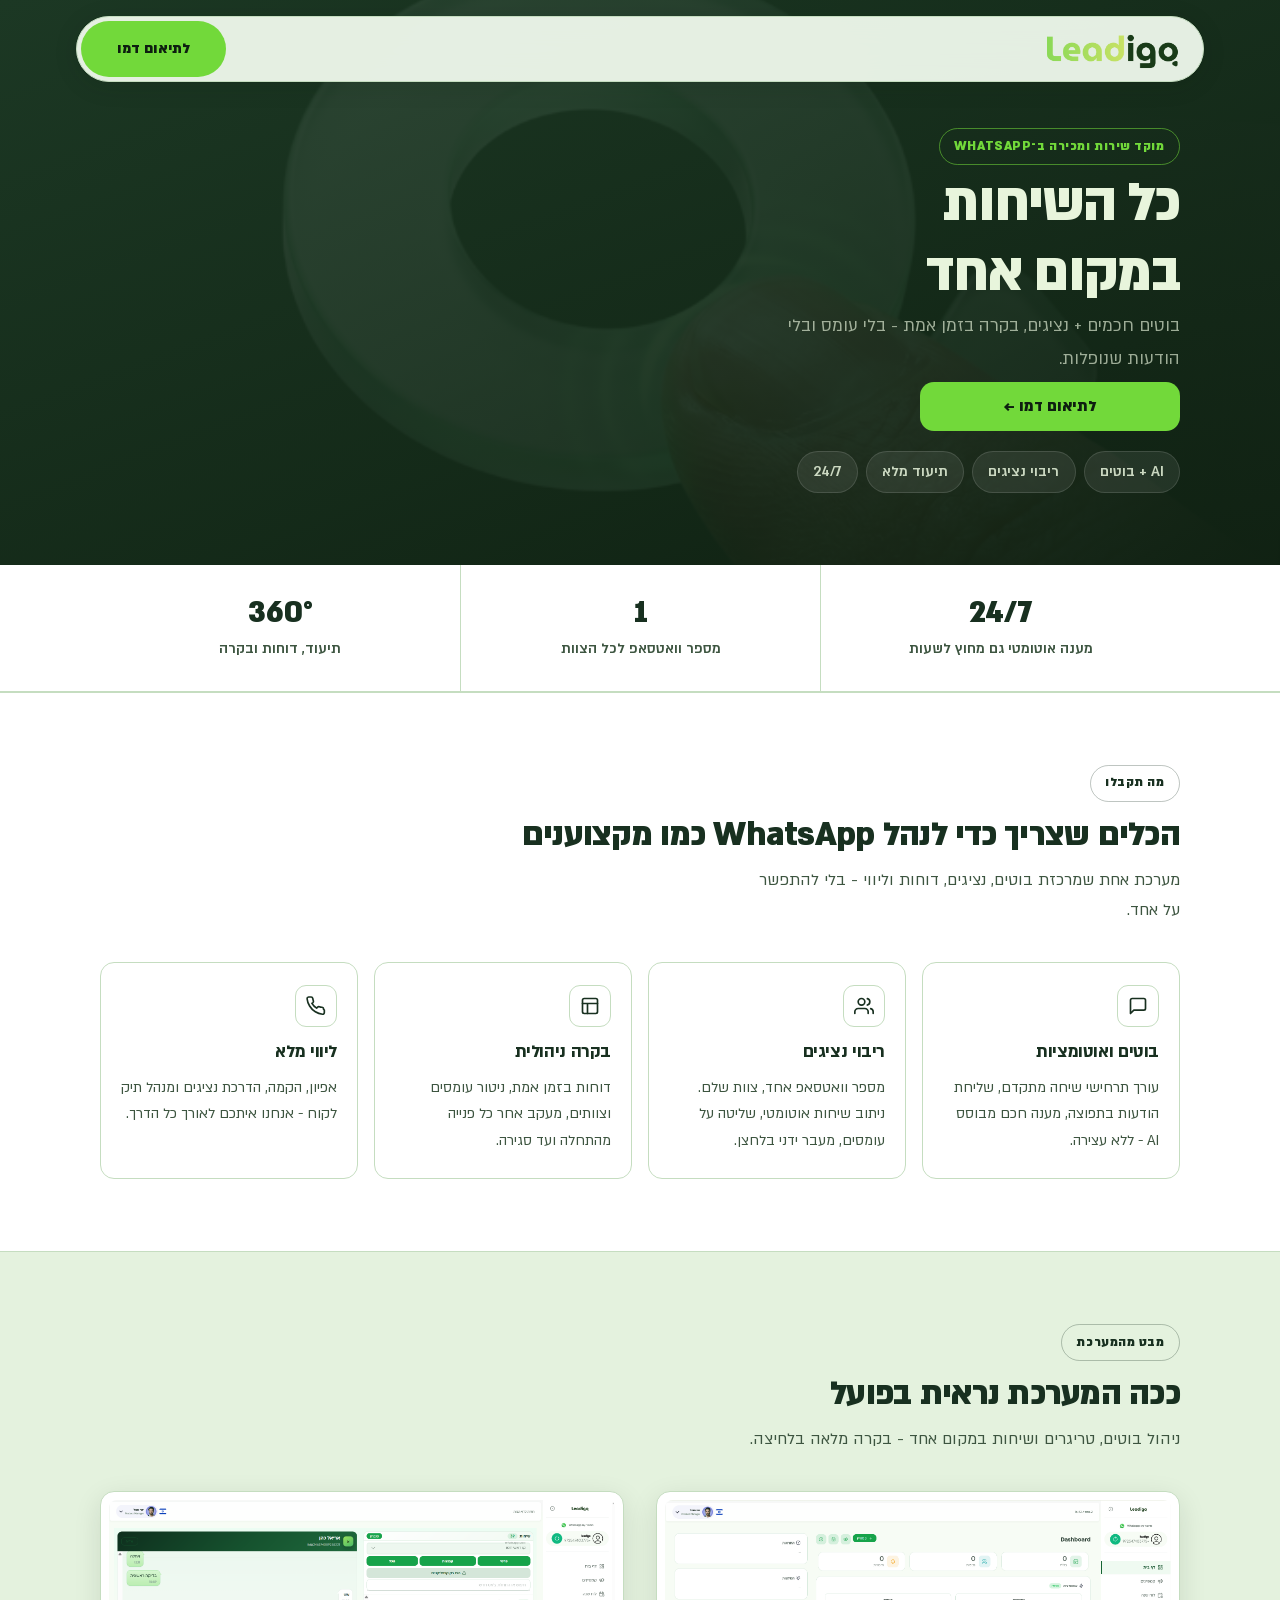
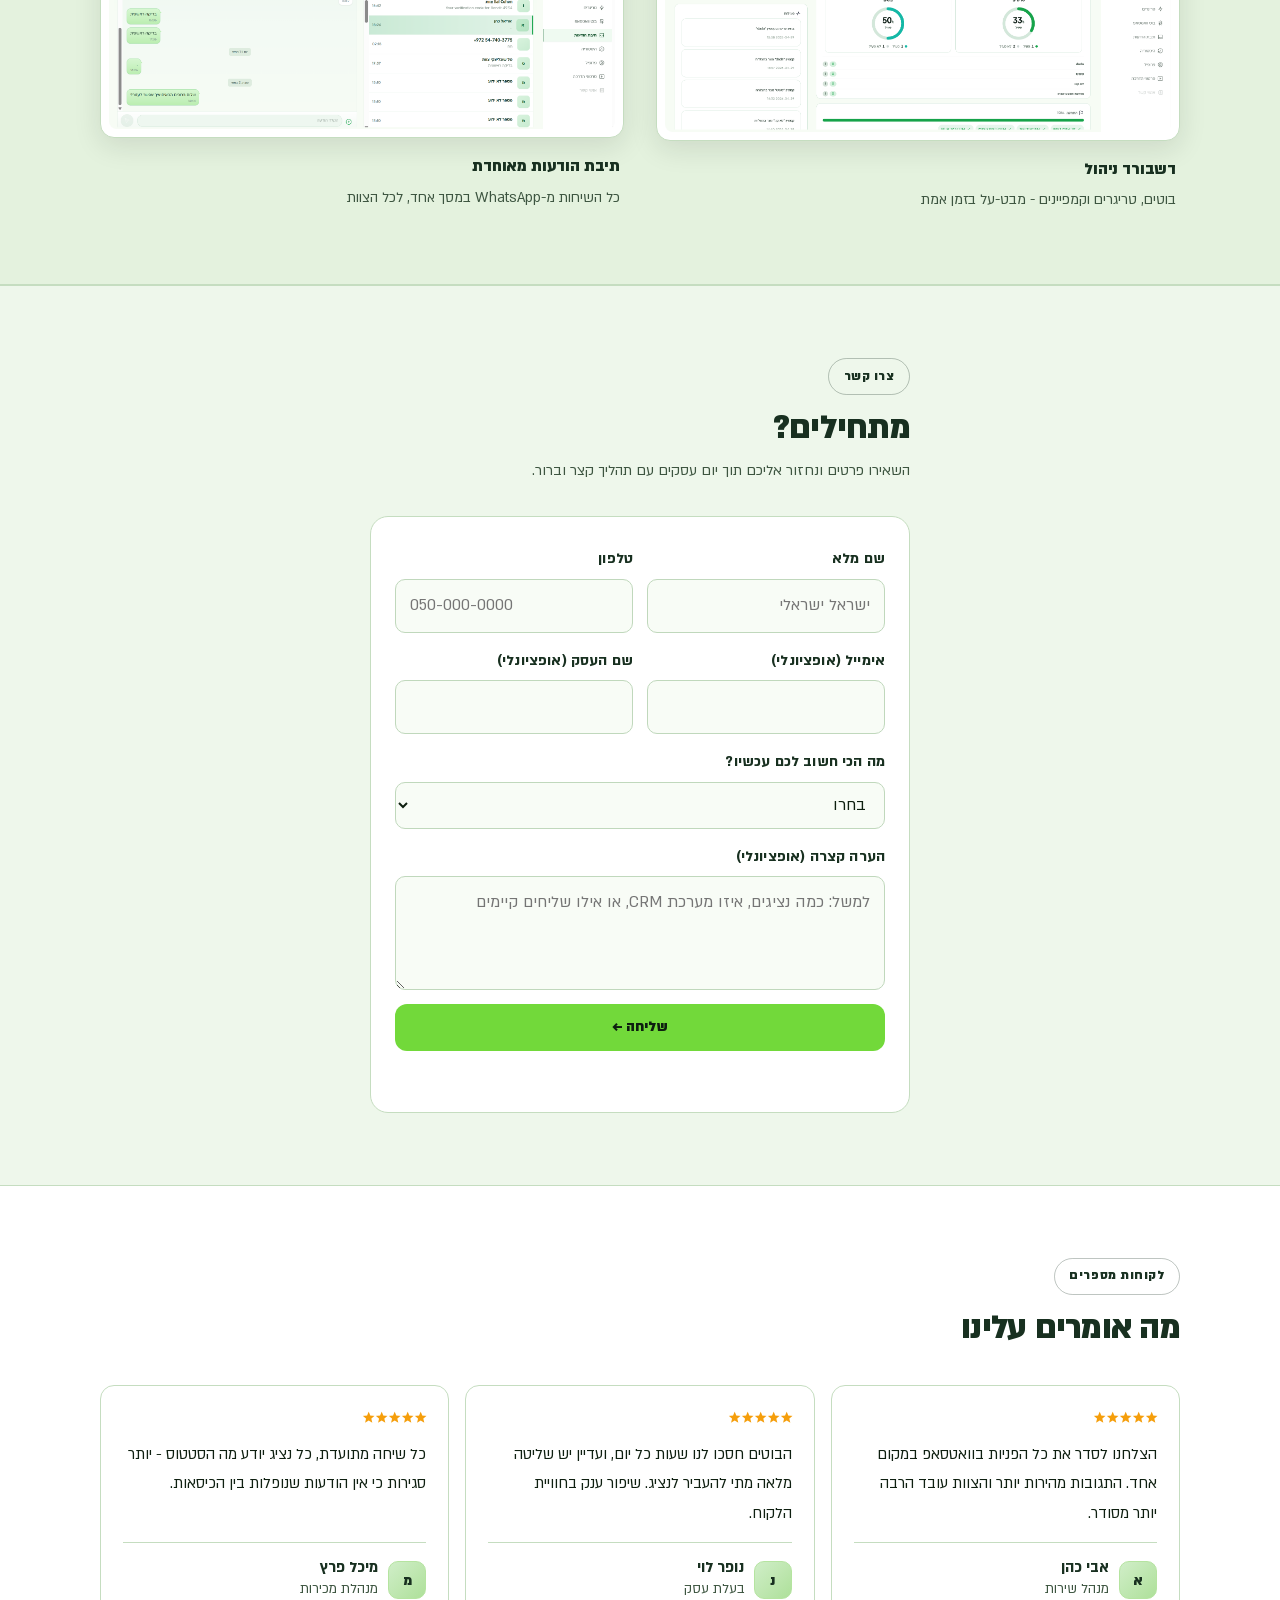
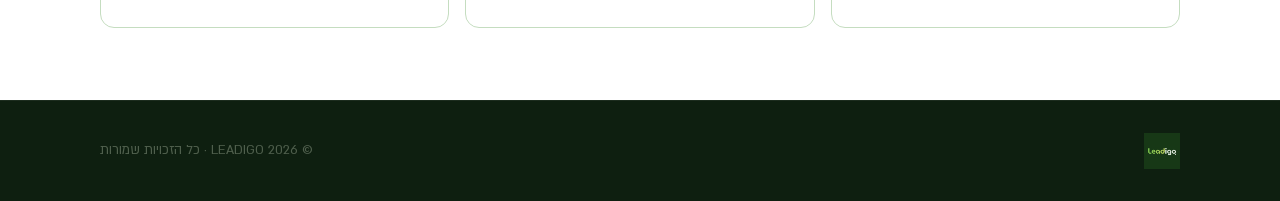
<file: index.html>
<!DOCTYPE html>
<html lang="he" dir="rtl">
  <head>
    <meta charset="UTF-8" />
    <meta name="viewport" content="width=device-width, initial-scale=1.0" />
    <meta name="description" content="LEADIGO - מערכת חכמה לניהול שירות ומכירה ב-WhatsApp: בוטים, אוטומציות, ריבוי נציגים, שליטה ובקרה." />
    <title>LEADIGO | מערכת לניהול שירות ומכירה ב-WhatsApp</title>
    <link rel="icon" type="image/png" href="images/brand/logo_icon_on_white.png" />
    <link rel="preconnect" href="https://fonts.googleapis.com" />
    <link rel="preconnect" href="https://fonts.gstatic.com" crossorigin />
    <link href="https://fonts.googleapis.com/css2?family=Heebo:wght@400;500;600;700;800;900&display=swap" rel="stylesheet" />
    <link rel="stylesheet" href="css/styles.css" />

    <!-- Meta Pixel Code -->
    <script>
      !function(f,b,e,v,n,t,s)
      {if(f.fbq)return;n=f.fbq=function(){n.callMethod?
      n.callMethod.apply(n,arguments):n.queue.push(arguments)};
      if(!f._fbq)f._fbq=n;n.push=n;n.loaded=!0;n.version='2.0';
      n.queue=[];t=b.createElement(e);t.async=!0;
      t.src=v;s=b.getElementsByTagName(e)[0];
      s.parentNode.insertBefore(t,s)}(window, document,'script',
      'https://connect.facebook.net/en_US/fbevents.js');
      fbq('init', '2097094320850861');
      fbq('track', 'PageView');
    </script>
    <noscript><img height="1" width="1" style="display:none"
      src="https://www.facebook.com/tr?id=2097094320850861&ev=PageView&noscript=1"
      alt="" /></noscript>
    <!-- End Meta Pixel Code -->
  </head>
  <body>
    <a class="skip-link" href="#main">דלג לתוכן</a>

    <!-- ── Header ── -->
    <header class="site-header">
      <div class="header__inner">
        <a class="logo" href="/" aria-label="LEADIGO">
          <img class="logo__wordmark" src="images/brand/logo_wordmark_color.png" alt="Leadigo" />
        </a>
        <a class="btn btn--primary btn--sm" href="#lead">לתיאום דמו</a>
      </div>
    </header>

    <main id="main">

      <!-- ── Hero ── -->
      <section class="hero" aria-labelledby="hero-title">
        <div class="container hero__inner">
          <div class="hero__content">
            <p class="eyebrow">מוקד שירות ומכירה ב־WhatsApp</p>
            <h1 id="hero-title">כל השיחות<br>במקום אחד</h1>
            <p class="hero__sub">בוטים חכמים + נציגים, בקרה בזמן אמת - בלי עומס ובלי הודעות שנופלות.</p>
            <a class="btn btn--primary btn--hero" href="#lead">לתיאום דמו ←</a>
            <ul class="hero__chips" role="list">
              <li>AI + בוטים</li>
              <li>ריבוי נציגים</li>
              <li>תיעוד מלא</li>
              <li>24/7</li>
            </ul>
          </div>
        </div>
      </section>

      <!-- ── Stats ── -->
      <section class="stats-bar" aria-label="מספרי מפתח">
        <div class="container stats-bar__row">
          <div class="stat-item">
            <span class="stat-item__num">24/7</span>
            <span class="stat-item__label">מענה אוטומטי גם מחוץ לשעות</span>
          </div>
          <div class="stat-item">
            <span class="stat-item__num">1</span>
            <span class="stat-item__label">מספר וואטסאפ לכל הצוות</span>
          </div>
          <div class="stat-item">
            <span class="stat-item__num">360°</span>
            <span class="stat-item__label">תיעוד, דוחות ובקרה</span>
          </div>
        </div>
      </section>

      <!-- ── Features ── -->
      <section class="section features" aria-labelledby="features-title">
        <div class="container">
          <p class="eyebrow eyebrow--dark">מה תקבלו</p>
          <h2 id="features-title">הכלים שצריך כדי לנהל WhatsApp כמו מקצוענים</h2>
          <p class="section__sub">מערכת אחת שמרכזת בוטים, נציגים, דוחות וליווי - בלי להתפשר על אחד.</p>
          <div class="features__grid">

            <article class="feat-card">
              <div class="feat-card__icon-wrap">
                <svg viewBox="0 0 24 24" fill="none" stroke="currentColor" stroke-width="2" stroke-linecap="round" stroke-linejoin="round" aria-hidden="true"><path d="M21 15a2 2 0 0 1-2 2H7l-4 4V5a2 2 0 0 1 2-2h14a2 2 0 0 1 2 2z"/></svg>
              </div>
              <h3>בוטים ואוטומציות</h3>
              <p>עורך תרחישי שיחה מתקדם, שליחת הודעות בתפוצה, מענה חכם מבוסס AI - ללא עצירה.</p>
            </article>

            <article class="feat-card">
              <div class="feat-card__icon-wrap">
                <svg viewBox="0 0 24 24" fill="none" stroke="currentColor" stroke-width="2" stroke-linecap="round" stroke-linejoin="round" aria-hidden="true"><path d="M17 21v-2a4 4 0 0 0-4-4H5a4 4 0 0 0-4 4v2"/><circle cx="9" cy="7" r="4"/><path d="M23 21v-2a4 4 0 0 0-3-3.87M16 3.13a4 4 0 0 1 0 7.75"/></svg>
              </div>
              <h3>ריבוי נציגים</h3>
              <p>מספר וואטסאפ אחד, צוות שלם. ניתוב שיחות אוטומטי, שליטה על עומסים, מעבר ידני בלחצן.</p>
            </article>

            <article class="feat-card">
              <div class="feat-card__icon-wrap">
                <svg viewBox="0 0 24 24" fill="none" stroke="currentColor" stroke-width="2" stroke-linecap="round" stroke-linejoin="round" aria-hidden="true"><rect x="3" y="3" width="18" height="18" rx="2"/><path d="M3 9h18M9 21V9"/></svg>
              </div>
              <h3>בקרה ניהולית</h3>
              <p>דוחות בזמן אמת, ניטור עומסים וצוותים, מעקב אחר כל פנייה מהתחלה ועד סגירה.</p>
            </article>

            <article class="feat-card">
              <div class="feat-card__icon-wrap">
                <svg viewBox="0 0 24 24" fill="none" stroke="currentColor" stroke-width="2" stroke-linecap="round" stroke-linejoin="round" aria-hidden="true"><path d="M22 16.92v3a2 2 0 0 1-2.18 2 19.79 19.79 0 0 1-8.63-3.07A19.5 19.5 0 0 1 4.36 12 19.79 19.79 0 0 1 1.29 3.33 2 2 0 0 1 3.11 1.2h3a2 2 0 0 1 2 1.72c.127.96.361 1.903.7 2.81a2 2 0 0 1-.45 2.11L7.09 8.91a16 16 0 0 0 5.61 5.61l1.27-1.27a2 2 0 0 1 2.11-.45c.907.339 1.85.573 2.81.7A2 2 0 0 1 21 15.92z"/></svg>
              </div>
              <h3>ליווי מלא</h3>
              <p>אפיון, הקמה, הדרכת נציגים ומנהל תיק לקוח - אנחנו איתכם לאורך כל הדרך.</p>
            </article>

          </div>
        </div>
      </section>

      <!-- ── Product Preview ── -->
      <section class="section product-preview" aria-labelledby="preview-title">
        <div class="container">
          <p class="eyebrow eyebrow--dark">מבט מהמערכת</p>
          <h2 id="preview-title">ככה המערכת נראית בפועל</h2>
          <p class="section__sub">ניהול בוטים, טריגרים ושיחות במקום אחד - בקרה מלאה בלחיצה.</p>
          <div class="preview__grid">

            <figure class="preview__item">
              <div class="preview__frame">
                <img src="images/screenshot-dashboard.png" alt="צילום מסך - דשבורד הניהול של LEADIGO עם סטטוס בוטים, טריגרים וקמפיינים פעילים" loading="lazy" decoding="async" />
              </div>
              <figcaption class="preview__caption">
                <strong>דשבורד ניהול</strong>
                <span>בוטים, טריגרים וקמפיינים - מבט-על בזמן אמת</span>
              </figcaption>
            </figure>

            <figure class="preview__item">
              <div class="preview__frame">
                <img src="images/screenshot-inbox.png" alt="צילום מסך - תיבת ההודעות של LEADIGO עם שיחות וואטסאפ של מספר נציגים במקום אחד" loading="lazy" decoding="async" />
              </div>
              <figcaption class="preview__caption">
                <strong>תיבת הודעות מאוחדת</strong>
                <span>כל השיחות מ-WhatsApp במסך אחד, לכל הצוות</span>
              </figcaption>
            </figure>

          </div>
        </div>
      </section>

      <!-- ── Lead Form ── -->
      <section class="form-section" id="lead" aria-labelledby="lead-title">
        <div class="container form-section__inner">
          <p class="eyebrow eyebrow--dark">צרו קשר</p>
          <h2 id="lead-title">מתחילים?</h2>
          <p class="form-section__sub">השאירו פרטים ונחזור אליכם תוך יום עסקים עם תהליך קצר וברור.</p>
          <form class="form" id="contact-form" novalidate>
            <label class="field">
              <span>שם מלא</span>
              <input name="name" type="text" autocomplete="name" required placeholder="ישראל ישראלי" />
            </label>
            <label class="field">
              <span>טלפון</span>
              <input name="phone" type="tel" autocomplete="tel" inputmode="tel" required placeholder="050-000-0000" />
            </label>
            <label class="field">
              <span>אימייל (אופציונלי)</span>
              <input name="email" type="email" autocomplete="email" />
            </label>
            <label class="field">
              <span>שם העסק (אופציונלי)</span>
              <input name="business" type="text" autocomplete="organization" />
            </label>
            <label class="field field--full">
              <span>מה הכי חשוב לכם עכשיו?</span>
              <select name="focus" required>
                <option value="" selected disabled>בחרו</option>
                <option value="retention">שימור לקוחות / נטישה</option>
                <option value="automations">אוטמציות ומבצעים</option>
                <option value="support">מוקד שירות / ריבוי נציגים</option>
                <option value="overview">הכל - רוצים תמונת מצב</option>
              </select>
            </label>
            <label class="field field--full">
              <span>הערה קצרה (אופציונלי)</span>
              <textarea name="note" rows="3" placeholder="למשל: כמה נציגים, איזו מערכת CRM, או אילו שליחים קיימים"></textarea>
            </label>
            <div class="field--full">
              <button class="btn btn--primary btn--block" type="submit">שליחה ←</button>
            </div>
            <p class="form__status" id="form-status" role="status" aria-live="polite"></p>
            <p class="form__fallback" id="form-fallback-tel" hidden>
              <a class="form-fallback__link" href="tel:+972502203450" dir="ltr">או התקשרו: +972-50-220-3450</a>
            </p>
          </form>
        </div>
      </section>

      <!-- ── Testimonials ── -->
      <section class="section testimonials" aria-label="ביקורות לקוחות">
        <div class="container">
          <p class="eyebrow eyebrow--dark">לקוחות מספרים</p>
          <h2 class="section__title">מה אומרים עלינו</h2>
          <div class="reviews">

            <article class="review">
              <div class="stars" aria-label="דירוג 5 מתוך 5">
                <span class="star">★</span><span class="star">★</span><span class="star">★</span><span class="star">★</span><span class="star">★</span>
              </div>
              <p class="review__text">הצלחנו לסדר את כל הפניות בוואטסאפ במקום אחד. התגובות מהירות יותר והצוות עובד הרבה יותר מסודר.</p>
              <div class="review__author">
                <span class="review__avatar" aria-hidden="true">א</span>
                <div>
                  <p class="review__name">אבי כהן</p>
                  <p class="review__role">מנהל שירות</p>
                </div>
              </div>
            </article>

            <article class="review">
              <div class="stars" aria-label="דירוג 5 מתוך 5">
                <span class="star">★</span><span class="star">★</span><span class="star">★</span><span class="star">★</span><span class="star">★</span>
              </div>
              <p class="review__text">הבוטים חסכו לנו שעות כל יום, ועדיין יש שליטה מלאה מתי להעביר לנציג. שיפור ענק בחוויית הלקוח.</p>
              <div class="review__author">
                <span class="review__avatar" aria-hidden="true">נ</span>
                <div>
                  <p class="review__name">נופר לוי</p>
                  <p class="review__role">בעלת עסק</p>
                </div>
              </div>
            </article>

            <article class="review">
              <div class="stars" aria-label="דירוג 5 מתוך 5">
                <span class="star">★</span><span class="star">★</span><span class="star">★</span><span class="star">★</span><span class="star">★</span>
              </div>
              <p class="review__text">כל שיחה מתועדת, כל נציג יודע מה הסטטוס - יותר סגירות כי אין הודעות שנופלות בין הכיסאות.</p>
              <div class="review__author">
                <span class="review__avatar" aria-hidden="true">מ</span>
                <div>
                  <p class="review__name">מיכל פרץ</p>
                  <p class="review__role">מנהלת מכירות</p>
                </div>
              </div>
            </article>

          </div>
        </div>
      </section>

    </main>

    <!-- ── Footer ── -->
    <footer class="site-footer">
      <div class="container footer__inner">
        <a class="logo logo--footer" href="/" aria-label="LEADIGO">
          <img src="images/brand/logo_wordmark_on_dark.png" alt="LEADIGO" class="footer__wordmark" width="220" />
        </a>
        <p class="footer__copy">© <span id="y"></span> LEADIGO · כל הזכויות שמורות</p>
      </div>
    </footer>

    <script src="js/main.js" defer></script>
  </body>
</html>
</file>
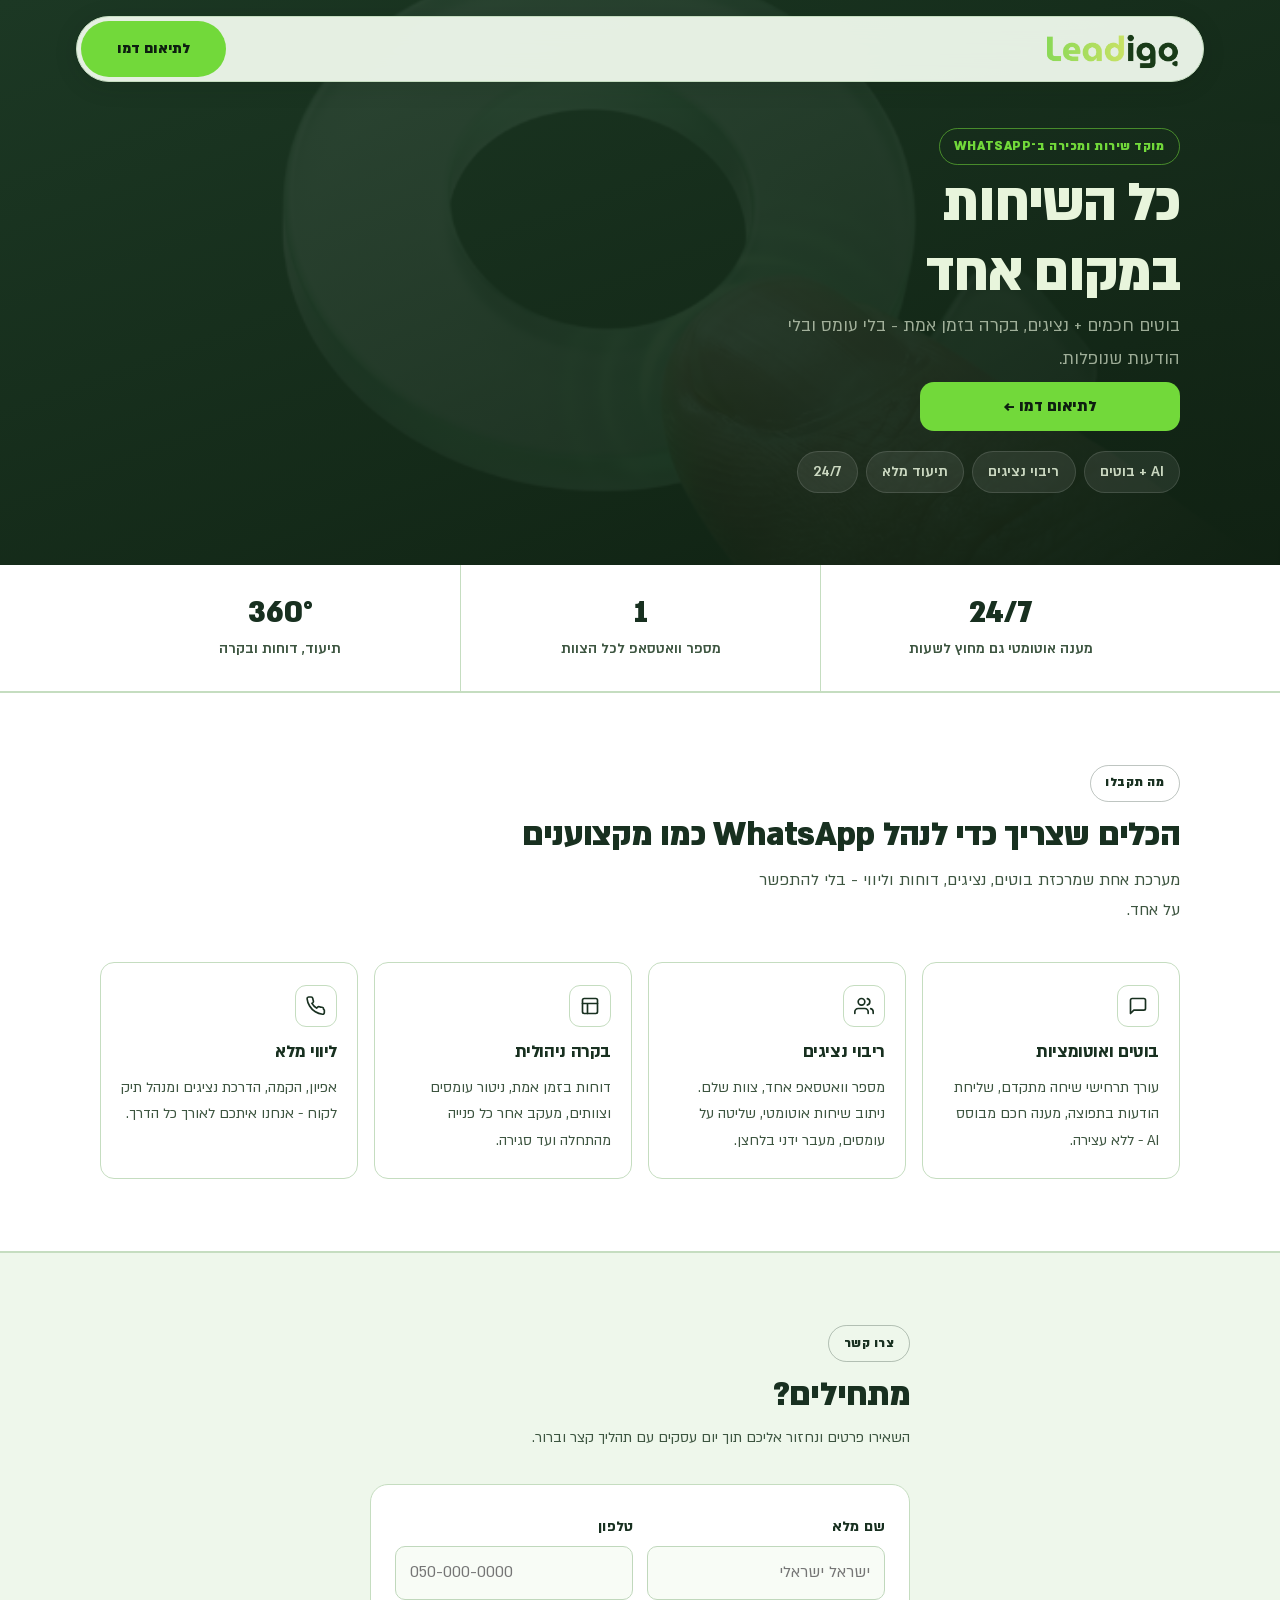
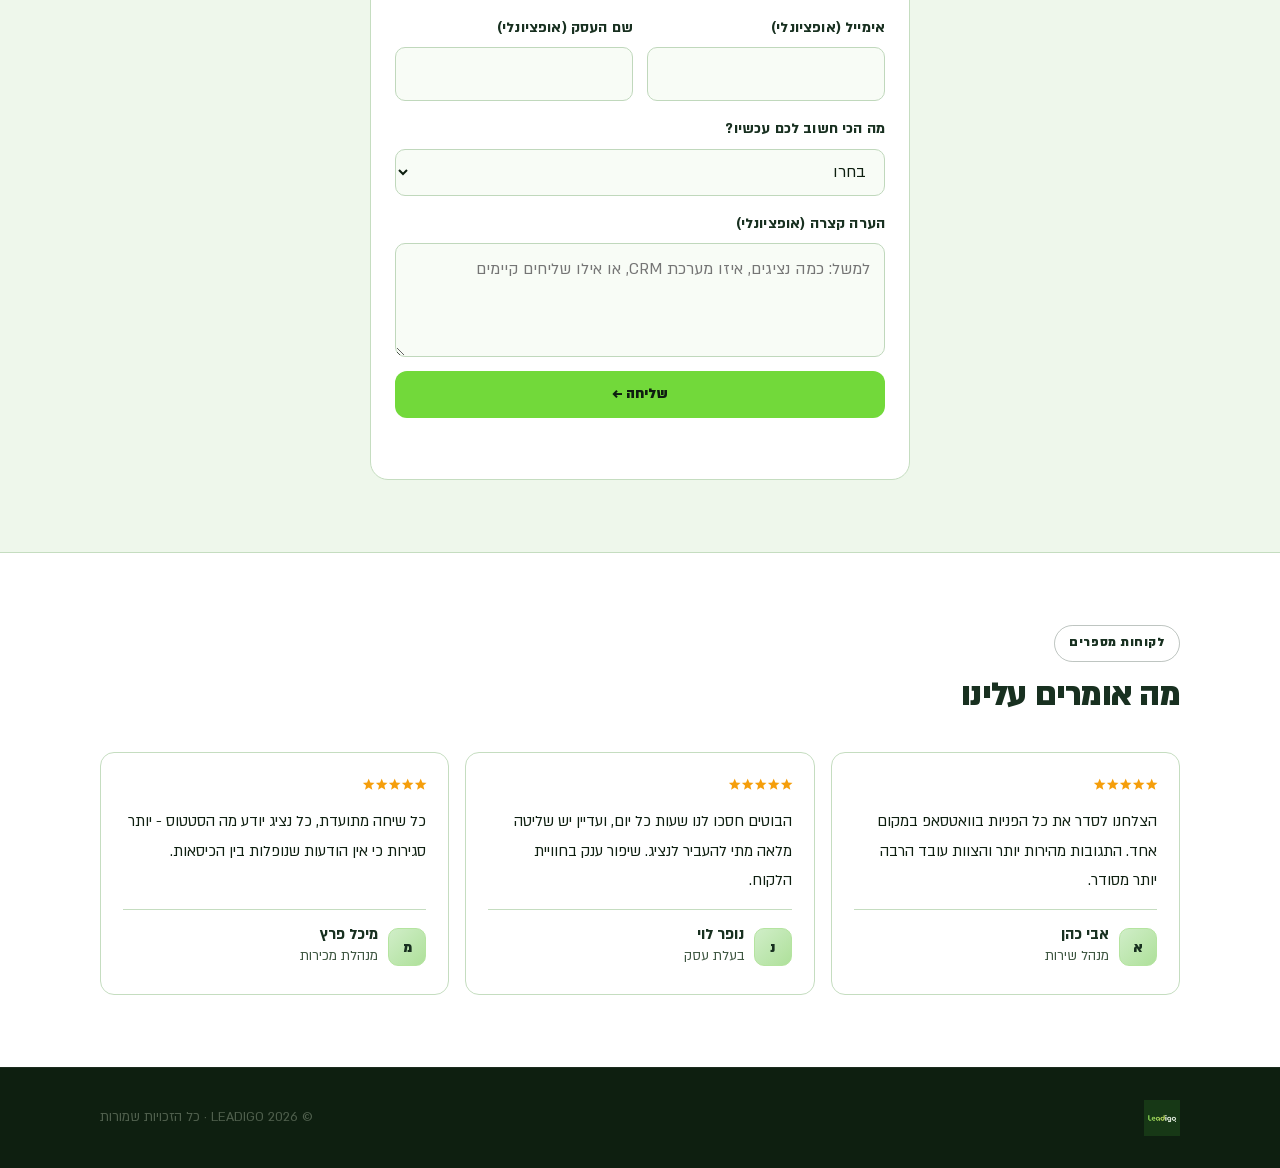
<file: develop_folder/Leadigo/index.html>
<!DOCTYPE html>
<html lang="he" dir="rtl">
  <head>
    <meta charset="UTF-8" />
    <meta name="viewport" content="width=device-width, initial-scale=1.0" />
    <meta name="description" content="LEADIGO - מערכת חכמה לניהול שירות ומכירה ב-WhatsApp: בוטים, אוטומציות, ריבוי נציגים, שליטה ובקרה." />
    <title>LEADIGO | מערכת לניהול שירות ומכירה ב-WhatsApp</title>
    <link rel="icon" type="image/png" href="images/brand/logo_icon_on_white.png" />
    <link rel="preconnect" href="https://fonts.googleapis.com" />
    <link rel="preconnect" href="https://fonts.gstatic.com" crossorigin />
    <link href="https://fonts.googleapis.com/css2?family=Heebo:wght@400;500;600;700;800;900&display=swap" rel="stylesheet" />
    <link rel="stylesheet" href="css/styles.css" />
  </head>
  <body>
    <a class="skip-link" href="#main">דלג לתוכן</a>

    <!-- ── Header ── -->
    <header class="site-header">
      <div class="header__inner">
        <a class="logo" href="/" aria-label="LEADIGO">
          <img class="logo__wordmark" src="images/brand/logo_wordmark_color.png" alt="Leadigo" />
        </a>
        <a class="btn btn--primary btn--sm" href="#lead">לתיאום דמו</a>
      </div>
    </header>

    <main id="main">

      <!-- ── Hero ── -->
      <section class="hero" aria-labelledby="hero-title">
        <div class="container hero__inner">
          <div class="hero__content">
            <p class="eyebrow">מוקד שירות ומכירה ב־WhatsApp</p>
            <h1 id="hero-title">כל השיחות<br>במקום אחד</h1>
            <p class="hero__sub">בוטים חכמים + נציגים, בקרה בזמן אמת - בלי עומס ובלי הודעות שנופלות.</p>
            <a class="btn btn--primary btn--hero" href="#lead">לתיאום דמו ←</a>
            <ul class="hero__chips" role="list">
              <li>AI + בוטים</li>
              <li>ריבוי נציגים</li>
              <li>תיעוד מלא</li>
              <li>24/7</li>
            </ul>
          </div>
        </div>
      </section>

      <!-- ── Stats ── -->
      <section class="stats-bar" aria-label="מספרי מפתח">
        <div class="container stats-bar__row">
          <div class="stat-item">
            <span class="stat-item__num">24/7</span>
            <span class="stat-item__label">מענה אוטומטי גם מחוץ לשעות</span>
          </div>
          <div class="stat-item">
            <span class="stat-item__num">1</span>
            <span class="stat-item__label">מספר וואטסאפ לכל הצוות</span>
          </div>
          <div class="stat-item">
            <span class="stat-item__num">360°</span>
            <span class="stat-item__label">תיעוד, דוחות ובקרה</span>
          </div>
        </div>
      </section>

      <!-- ── Features ── -->
      <section class="section features" aria-labelledby="features-title">
        <div class="container">
          <p class="eyebrow eyebrow--dark">מה תקבלו</p>
          <h2 id="features-title">הכלים שצריך כדי לנהל WhatsApp כמו מקצוענים</h2>
          <p class="section__sub">מערכת אחת שמרכזת בוטים, נציגים, דוחות וליווי - בלי להתפשר על אחד.</p>
          <div class="features__grid">

            <article class="feat-card">
              <div class="feat-card__icon-wrap">
                <svg viewBox="0 0 24 24" fill="none" stroke="currentColor" stroke-width="2" stroke-linecap="round" stroke-linejoin="round" aria-hidden="true"><path d="M21 15a2 2 0 0 1-2 2H7l-4 4V5a2 2 0 0 1 2-2h14a2 2 0 0 1 2 2z"/></svg>
              </div>
              <h3>בוטים ואוטומציות</h3>
              <p>עורך תרחישי שיחה מתקדם, שליחת הודעות בתפוצה, מענה חכם מבוסס AI - ללא עצירה.</p>
            </article>

            <article class="feat-card">
              <div class="feat-card__icon-wrap">
                <svg viewBox="0 0 24 24" fill="none" stroke="currentColor" stroke-width="2" stroke-linecap="round" stroke-linejoin="round" aria-hidden="true"><path d="M17 21v-2a4 4 0 0 0-4-4H5a4 4 0 0 0-4 4v2"/><circle cx="9" cy="7" r="4"/><path d="M23 21v-2a4 4 0 0 0-3-3.87M16 3.13a4 4 0 0 1 0 7.75"/></svg>
              </div>
              <h3>ריבוי נציגים</h3>
              <p>מספר וואטסאפ אחד, צוות שלם. ניתוב שיחות אוטומטי, שליטה על עומסים, מעבר ידני בלחצן.</p>
            </article>

            <article class="feat-card">
              <div class="feat-card__icon-wrap">
                <svg viewBox="0 0 24 24" fill="none" stroke="currentColor" stroke-width="2" stroke-linecap="round" stroke-linejoin="round" aria-hidden="true"><rect x="3" y="3" width="18" height="18" rx="2"/><path d="M3 9h18M9 21V9"/></svg>
              </div>
              <h3>בקרה ניהולית</h3>
              <p>דוחות בזמן אמת, ניטור עומסים וצוותים, מעקב אחר כל פנייה מהתחלה ועד סגירה.</p>
            </article>

            <article class="feat-card">
              <div class="feat-card__icon-wrap">
                <svg viewBox="0 0 24 24" fill="none" stroke="currentColor" stroke-width="2" stroke-linecap="round" stroke-linejoin="round" aria-hidden="true"><path d="M22 16.92v3a2 2 0 0 1-2.18 2 19.79 19.79 0 0 1-8.63-3.07A19.5 19.5 0 0 1 4.36 12 19.79 19.79 0 0 1 1.29 3.33 2 2 0 0 1 3.11 1.2h3a2 2 0 0 1 2 1.72c.127.96.361 1.903.7 2.81a2 2 0 0 1-.45 2.11L7.09 8.91a16 16 0 0 0 5.61 5.61l1.27-1.27a2 2 0 0 1 2.11-.45c.907.339 1.85.573 2.81.7A2 2 0 0 1 21 15.92z"/></svg>
              </div>
              <h3>ליווי מלא</h3>
              <p>אפיון, הקמה, הדרכת נציגים ומנהל תיק לקוח - אנחנו איתכם לאורך כל הדרך.</p>
            </article>

          </div>
        </div>
      </section>

      <!-- ── Lead Form ── -->
      <section class="form-section" id="lead" aria-labelledby="lead-title">
        <div class="container form-section__inner">
          <p class="eyebrow eyebrow--dark">צרו קשר</p>
          <h2 id="lead-title">מתחילים?</h2>
          <p class="form-section__sub">השאירו פרטים ונחזור אליכם תוך יום עסקים עם תהליך קצר וברור.</p>
          <form class="form" id="contact-form" novalidate>
            <label class="field">
              <span>שם מלא</span>
              <input name="name" type="text" autocomplete="name" required placeholder="ישראל ישראלי" />
            </label>
            <label class="field">
              <span>טלפון</span>
              <input name="phone" type="tel" autocomplete="tel" inputmode="tel" required placeholder="050-000-0000" />
            </label>
            <label class="field">
              <span>אימייל (אופציונלי)</span>
              <input name="email" type="email" autocomplete="email" />
            </label>
            <label class="field">
              <span>שם העסק (אופציונלי)</span>
              <input name="business" type="text" autocomplete="organization" />
            </label>
            <label class="field field--full">
              <span>מה הכי חשוב לכם עכשיו?</span>
              <select name="focus" required>
                <option value="" selected disabled>בחרו</option>
                <option value="retention">שימור לקוחות / נטישה</option>
                <option value="automations">אוטמציות ומבצעים</option>
                <option value="support">מוקד שירות / ריבוי נציגים</option>
                <option value="overview">הכל - רוצים תמונת מצב</option>
              </select>
            </label>
            <label class="field field--full">
              <span>הערה קצרה (אופציונלי)</span>
              <textarea name="note" rows="3" placeholder="למשל: כמה נציגים, איזו מערכת CRM, או אילו שליחים קיימים"></textarea>
            </label>
            <div class="field--full">
              <button class="btn btn--primary btn--block" type="submit">שליחה ←</button>
            </div>
            <p class="form__status" id="form-status" role="status" aria-live="polite"></p>
            <p class="form__fallback" id="form-fallback-tel" hidden>
              <a class="form-fallback__link" href="tel:+972502203450" dir="ltr">או התקשרו: +972-50-220-3450</a>
            </p>
          </form>
        </div>
      </section>

      <!-- ── Testimonials ── -->
      <section class="section testimonials" aria-label="ביקורות לקוחות">
        <div class="container">
          <p class="eyebrow eyebrow--dark">לקוחות מספרים</p>
          <h2 class="section__title">מה אומרים עלינו</h2>
          <div class="reviews">

            <article class="review">
              <div class="stars" aria-label="דירוג 5 מתוך 5">
                <span class="star">★</span><span class="star">★</span><span class="star">★</span><span class="star">★</span><span class="star">★</span>
              </div>
              <p class="review__text">הצלחנו לסדר את כל הפניות בוואטסאפ במקום אחד. התגובות מהירות יותר והצוות עובד הרבה יותר מסודר.</p>
              <div class="review__author">
                <span class="review__avatar" aria-hidden="true">א</span>
                <div>
                  <p class="review__name">אבי כהן</p>
                  <p class="review__role">מנהל שירות</p>
                </div>
              </div>
            </article>

            <article class="review">
              <div class="stars" aria-label="דירוג 5 מתוך 5">
                <span class="star">★</span><span class="star">★</span><span class="star">★</span><span class="star">★</span><span class="star">★</span>
              </div>
              <p class="review__text">הבוטים חסכו לנו שעות כל יום, ועדיין יש שליטה מלאה מתי להעביר לנציג. שיפור ענק בחוויית הלקוח.</p>
              <div class="review__author">
                <span class="review__avatar" aria-hidden="true">נ</span>
                <div>
                  <p class="review__name">נופר לוי</p>
                  <p class="review__role">בעלת עסק</p>
                </div>
              </div>
            </article>

            <article class="review">
              <div class="stars" aria-label="דירוג 5 מתוך 5">
                <span class="star">★</span><span class="star">★</span><span class="star">★</span><span class="star">★</span><span class="star">★</span>
              </div>
              <p class="review__text">כל שיחה מתועדת, כל נציג יודע מה הסטטוס - יותר סגירות כי אין הודעות שנופלות בין הכיסאות.</p>
              <div class="review__author">
                <span class="review__avatar" aria-hidden="true">מ</span>
                <div>
                  <p class="review__name">מיכל פרץ</p>
                  <p class="review__role">מנהלת מכירות</p>
                </div>
              </div>
            </article>

          </div>
        </div>
      </section>

    </main>

    <!-- ── Footer ── -->
    <footer class="site-footer">
      <div class="container footer__inner">
        <a class="logo logo--footer" href="/" aria-label="LEADIGO">
          <img src="images/brand/logo_wordmark_on_dark.png" alt="LEADIGO" class="footer__wordmark" width="220" />
        </a>
        <p class="footer__copy">© <span id="y"></span> LEADIGO · כל הזכויות שמורות</p>
      </div>
    </footer>

    <script src="js/main.js" defer></script>
  </body>
</html>
</file>
<file: css/styles.css>
/* ━━━━━━━━━━━━━━━━━━━━━━━━━━━━━━━━━━━━
   LEADIGO — Mobile-first landing page
   ━━━━━━━━━━━━━━━━━━━━━━━━━━━━━━━━━━━━ */

/* Almoni — HaGilda. Files live in /images/brand/. */
@font-face {
  font-family: "Almoni";
  font-weight: 400;
  font-style: normal;
  font-display: swap;
  src: url("../images/brand/almoni-regular-aaa.woff2") format("woff2");
}
@font-face {
  font-family: "Almoni";
  font-weight: 600;
  font-style: normal;
  font-display: swap;
  src: url("../images/brand/almoni-demibold-aaa.woff2") format("woff2");
}
@font-face {
  font-family: "Almoni";
  font-weight: 700;
  font-style: normal;
  font-display: swap;
  src: url("../images/brand/almoni-bold-aaa.woff2") format("woff2");
}
@font-face {
  font-family: "Almoni";
  font-weight: 800 900;
  font-style: normal;
  font-display: swap;
  src: url("../images/brand/Almoni ML v5 AAA UltraBold.woff2") format("woff2");
}

:root {
  --green-dark:    #183020;
  --green-deep:    #0e1f10;
  --green-lime:    #72d93a;
  --green-pale:    #eef7eb;
  --green-wash:    #e4f2de;
  --green-border:  #c5ddc0;
  --cream:         #e8f5dc;
  --cream-dim:     rgba(232, 245, 220, 0.65);
  --white:         #ffffff;
  --text:          #0e1f10;
  --text-muted:    #3d5540;
  --shadow:        0 8px 28px rgba(14, 31, 16, 0.11);
  --shadow-sm:     0 4px 14px rgba(14, 31, 16, 0.07);
  --ring:          0 0 0 3px rgba(114, 217, 58, 0.30);
  --radius:        14px;
  --max:           1080px;
}

/* ── Reset ── */
*, *::before, *::after { box-sizing: border-box; }
html { scroll-behavior: smooth; }

body {
  margin: 0;
  font-family: "Almoni", "Heebo", system-ui, sans-serif;
  font-size: 16px;
  line-height: 1.7;
  color: var(--text);
  background: var(--green-pale);
  -webkit-font-smoothing: antialiased;
  padding-top: 0;
}

img, svg { max-width: 100%; height: auto; display: block; }
a { color: inherit; text-underline-offset: 0.2em; }
p { margin: 0; }
h1, h2, h3 { margin: 0; line-height: 1.15; letter-spacing: -0.02em; }

.container {
  width: min(100% - 32px, var(--max));
  margin-inline: auto;
}

.skip-link {
  position: absolute;
  inset-inline-start: 10px;
  top: 10px;
  padding: 0.5rem 0.75rem;
  background: #000;
  color: #fff;
  border-radius: 8px;
  transform: translateY(-200%);
  z-index: 1000;
}
.skip-link:focus { transform: translateY(0); }

/* ── Typography scale ── */
h1 {
  font-size: clamp(2.4rem, 9vw, 3.8rem);
  font-weight: 900;
  color: var(--cream);
}
h2 {
  font-size: clamp(1.65rem, 5vw, 2.3rem);
  font-weight: 800;
  color: var(--green-dark);
}
h3 {
  font-size: 1.2rem;
  font-weight: 700;
  color: var(--green-dark);
}
.section__title {
  font-size: clamp(1.65rem, 5vw, 2.3rem);
  font-weight: 800;
  color: var(--green-dark);
}

/* ── Eyebrow label ── */
.eyebrow {
  display: inline-flex;
  align-items: center;
  font-size: 0.875rem;
  font-weight: 800;
  letter-spacing: 0.04em;
  text-transform: uppercase;
  border-radius: 999px;
  padding: 0.35rem 0.9rem;
  width: fit-content;
  /* hero variant — light on dark */
  color: var(--green-lime);
  background: transparent;
  border: 1.5px solid rgba(114, 217, 58, 0.55);
}
.eyebrow--dark {
  color: var(--green-dark);
  background: transparent;
  border-color: rgba(24, 48, 32, 0.28);
}

/* ── Buttons ── */
.btn {
  display: inline-flex;
  align-items: center;
  justify-content: center;
  gap: 0.45rem;
  border: none;
  border-radius: 12px;
  padding: 0.8rem 1.4rem;
  font-family: inherit;
  font-size: 0.95rem;
  font-weight: 800;
  line-height: 1;
  cursor: pointer;
  text-decoration: none;
  white-space: nowrap;
  transition: transform 0.12s ease, box-shadow 0.14s ease, filter 0.12s ease;
}
.btn:focus-visible { outline: none; box-shadow: var(--ring); }

.btn--primary {
  background: var(--green-lime);
  color: var(--green-deep);
}
.btn--primary:hover {
  filter: brightness(1.06);
  transform: translateY(-1px);
}
.btn--primary:active { transform: translateY(0); }

.btn--sm {
  padding: 0.55rem 1rem;
  font-size: 0.88rem;
  border-radius: 10px;
}
.btn--hero {
  width: 100%;
  padding: 1rem 1.5rem;
  font-size: 1.05rem;
  border-radius: 14px;
}
.btn--block {
  width: 100%;
  padding: 0.95rem;
  font-size: 1rem;
  border-radius: 12px;
}

@media (min-width: 480px) {
  .btn--hero { width: auto; min-width: 260px; }
}

/* ━━━━━━━━━━━━━━━━━━━━━━━━━━━━━━━━━━━━
   HEADER
   ━━━━━━━━━━━━━━━━━━━━━━━━━━━━━━━━━━━━ */
.site-header {
  position: fixed;
  top: 16px;
  left: 50%;
  transform: translateX(-50%);
  z-index: 100;
  width: calc(100% - 48px);
  max-width: calc(var(--max) + 48px);
  border-radius: 999px;
  background: rgba(238, 247, 235, 0.96);
  backdrop-filter: blur(16px);
  -webkit-backdrop-filter: blur(16px);
  border: 1px solid var(--green-border);
  box-shadow: 0 4px 24px rgba(14, 31, 16, 0.12), 0 1px 4px rgba(14, 31, 16, 0.06);
}
.header__inner {
  position: relative;
  display: flex;
  align-items: center;
  width: 100%;
  height: 64px;
  padding-inline-start: 24px;
  padding-inline-end: 0;
}
.site-header .btn {
  position: absolute;
  top: 4px;
  bottom: 4px;
  inset-inline-end: 4px;
  height: auto;
  border-radius: 999px;
  padding: 0 2.25rem;
  font-size: 1rem;
  font-weight: 800;
  display: inline-flex;
  align-items: center;
}

/* ── Logo ── */
.logo {
  display: flex;
  align-items: center;
  gap: 8px;
  text-decoration: none;
  flex-shrink: 0;
}
.logo__wordmark {
  height: 52px;
  width: auto;
  display: block;
  flex-shrink: 0;
}
.logo__icon {
  width: 42px;
  height: 42px;
  border-radius: 10px;
  object-fit: cover;
  flex-shrink: 0;
}
.logo__icon--sm {
  width: 26px;
  height: 26px;
  border-radius: 6px;
}
.logo__name {
  font-size: 1.6rem;
  font-weight: 900;
  color: var(--green-dark);
  letter-spacing: -0.03em;
  line-height: 1;
}
.logo__name--light {
  color: var(--cream);
}
.logo__lead { color: var(--green-lime); }

/* ━━━━━━━━━━━━━━━━━━━━━━━━━━━━━━━━━━━━
   HERO
   ━━━━━━━━━━━━━━━━━━━━━━━━━━━━━━━━━━━━ */
.hero {
  background:
    linear-gradient(160deg, rgba(28,56,36,0.91) 0%, rgba(14,31,16,0.91) 100%),
    url("../images/hero.png") center / cover no-repeat;
  padding-top: calc(64px + 16px + 48px);
  padding-bottom: 72px;
}
.hero__inner {
  display: flex;
  flex-direction: column;
  align-items: flex-start;
  gap: 18px;
}
.hero h1 {
  max-width: 14ch;
  margin-top: 4px;
}
.hero__sub {
  font-size: 1.2rem;
  font-weight: 500;
  color: var(--cream-dim);
  max-width: 42ch;
  line-height: 1.75;
}
.hero .btn--hero { margin-top: 6px; }
.hero__chips {
  list-style: none;
  margin: 20px 0 0;
  padding: 0;
  display: flex;
  flex-wrap: wrap;
  gap: 8px;
}
.hero__chips li {
  font-size: 1rem;
  font-weight: 600;
  color: rgba(232, 245, 220, 0.85);
  background: rgba(255, 255, 255, 0.08);
  border: 1px solid rgba(255, 255, 255, 0.13);
  border-radius: 999px;
  padding: 0.4rem 0.95rem;
}

/* ━━━━━━━━━━━━━━━━━━━━━━━━━━━━━━━━━━━━
   STATS BAR
   ━━━━━━━━━━━━━━━━━━━━━━━━━━━━━━━━━━━━ */
.stats-bar {
  background: var(--white);
  border-bottom: 1px solid var(--green-border);
}
.stats-bar__row {
  display: grid;
  grid-template-columns: repeat(3, 1fr);
}
.stat-item {
  padding: 28px 16px;
  text-align: center;
}
.stat-item:not(:last-child) {
  border-inline-end: 1px solid var(--green-border);
}
.stat-item__num {
  display: block;
  font-size: clamp(1.6rem, 4vw, 2.2rem);
  font-weight: 900;
  color: var(--green-dark);
  line-height: 1.1;
  margin-bottom: 4px;
}
.stat-item__label {
  font-size: 1rem;
  font-weight: 600;
  color: var(--text-muted);
  line-height: 1.4;
}

/* ━━━━━━━━━━━━━━━━━━━━━━━━━━━━━━━━━━━━
   FEATURES
   ━━━━━━━━━━━━━━━━━━━━━━━━━━━━━━━━━━━━ */
.section { padding: 72px 0; }

.features { background: var(--white); border-top: 1px solid var(--green-border); }
.features h2 { margin-top: 12px; }
.section__sub {
  font-size: 1.1rem;
  color: var(--text-muted);
  margin-top: 10px;
  max-width: 48ch;
  line-height: 1.7;
}

.features__grid {
  display: grid;
  grid-template-columns: 1fr 1fr;
  gap: 14px;
  margin-top: 36px;
}
@media (min-width: 860px) {
  .features__grid { grid-template-columns: repeat(4, 1fr); gap: 16px; }
}

.feat-card {
  background: transparent;
  border: 1.5px solid var(--green-border);
  border-radius: var(--radius);
  padding: 22px 20px 24px;
  display: flex;
  flex-direction: column;
  gap: 12px;
}
.feat-card__icon-wrap {
  width: 42px;
  height: 42px;
  border-radius: 11px;
  background: transparent;
  border: 1.5px solid var(--green-border);
  display: flex;
  align-items: center;
  justify-content: center;
  flex-shrink: 0;
}
.feat-card__icon-wrap svg {
  width: 20px;
  height: 20px;
  stroke: var(--green-dark);
}
.feat-card h3 { margin-top: 2px; }
.feat-card p {
  font-size: 1rem;
  color: var(--text-muted);
  line-height: 1.65;
  flex: 1;
}

/* ━━━━━━━━━━━━━━━━━━━━━━━━━━━━━━━━━━━━
   PRODUCT PREVIEW
   ━━━━━━━━━━━━━━━━━━━━━━━━━━━━━━━━━━━━ */
.product-preview {
  background: var(--green-wash);
  border-top: 1px solid var(--green-border);
}
.product-preview h2 { margin-top: 12px; }

.preview__grid {
  display: grid;
  grid-template-columns: 1fr;
  gap: 28px;
  margin-top: 36px;
}
@media (min-width: 860px) {
  .preview__grid { grid-template-columns: 1fr 1fr; gap: 32px; }
}

.preview__item {
  margin: 0;
  display: flex;
  flex-direction: column;
  gap: 14px;
}
.preview__frame {
  background: var(--white);
  border: 1.5px solid var(--green-border);
  border-radius: var(--radius);
  padding: 8px;
  box-shadow: var(--shadow);
  overflow: hidden;
  transition: transform 0.2s ease, box-shadow 0.2s ease;
}
.preview__frame:hover {
  transform: translateY(-2px);
  box-shadow: 0 12px 36px rgba(14, 31, 16, 0.14);
}
.preview__frame img {
  width: 100%;
  height: auto;
  display: block;
  border-radius: 8px;
}
.preview__caption {
  display: flex;
  flex-direction: column;
  gap: 4px;
  padding: 0 4px;
}
.preview__caption strong {
  font-size: 1.1rem;
  font-weight: 800;
  color: var(--green-dark);
  letter-spacing: -0.01em;
}
.preview__caption span {
  font-size: 0.98rem;
  color: var(--text-muted);
  line-height: 1.5;
}

/* ━━━━━━━━━━━━━━━━━━━━━━━━━━━━━━━━━━━━
   FORM SECTION
   ━━━━━━━━━━━━━━━━━━━━━━━━━━━━━━━━━━━━ */
.form-section {
  background: var(--green-pale);
  border-top: 2px solid var(--green-border);
  padding: 72px 0;
}
.form-section__inner {
  max-width: 540px;
  margin-inline: auto;
}
.form-section__inner h2 { margin-top: 12px; }
.form-section__sub {
  font-size: 1rem;
  color: var(--text-muted);
  margin-top: 8px;
  margin-bottom: 32px;
  line-height: 1.7;
}

.form {
  background: var(--white);
  border: 1.5px solid var(--green-border);
  border-radius: 18px;
  padding: 24px 20px;
  display: grid;
  grid-template-columns: 1fr;
  gap: 14px;
}
@media (min-width: 460px) {
  .form { grid-template-columns: 1fr 1fr; padding: 28px 24px; }
  .field--full { grid-column: 1 / -1; }
}

.field {
  display: flex;
  flex-direction: column;
  gap: 6px;
}
.field span {
  font-size: 1rem;
  font-weight: 700;
  color: var(--green-dark);
  letter-spacing: 0.01em;
}
input, select, textarea {
  font: inherit;
  font-size: 1.1rem;
  border: 1.5px solid #c0d8bc;
  border-radius: 10px;
  padding: 0.7rem 0.85rem;
  background: #f8fcf6;
  color: var(--text);
  width: 100%;
  transition: border-color 0.15s, box-shadow 0.15s, background 0.15s;
}
input:focus, select:focus, textarea:focus {
  outline: none;
  border-color: var(--green-dark);
  box-shadow: var(--ring);
  background: var(--white);
}
textarea { resize: vertical; min-height: 80px; }
select { cursor: pointer; }

.form__status {
  grid-column: 1 / -1;
  font-size: 0.95rem;
  font-weight: 700;
  color: var(--green-dark);
  min-height: 1.2rem;
  text-align: center;
}
.form__fallback {
  grid-column: 1 / -1;
  text-align: center;
  font-size: 0.98rem;
}
.form-fallback__link {
  font-weight: 800;
  color: var(--green-dark);
  text-decoration: underline;
  text-underline-offset: 0.2em;
}

/* ━━━━━━━━━━━━━━━━━━━━━━━━━━━━━━━━━━━━
   TESTIMONIALS
   ━━━━━━━━━━━━━━━━━━━━━━━━━━━━━━━━━━━━ */
.testimonials { background: var(--white); border-top: 1px solid var(--green-border); }
.testimonials .section__title { margin-top: 12px; }

.reviews {
  display: grid;
  grid-template-columns: 1fr;
  gap: 16px;
  margin-top: 36px;
}
@media (min-width: 680px) {
  .reviews { grid-template-columns: repeat(3, 1fr); }
}

.review {
  background: transparent;
  border: 1.5px solid var(--green-border);
  border-radius: var(--radius);
  padding: 24px 22px;
  display: flex;
  flex-direction: column;
  gap: 14px;
}
.stars {
  display: flex;
  gap: 2px;
}
.star {
  color: #f59e0b;
  font-size: 1rem;
  line-height: 1;
}
.review__text {
  font-size: 1.05rem;
  font-weight: 500;
  color: var(--text);
  line-height: 1.75;
  flex: 1;
}
.review__author {
  display: flex;
  align-items: center;
  gap: 10px;
  padding-top: 14px;
  border-top: 1px solid var(--green-border);
  margin-top: auto;
}
.review__avatar {
  width: 38px;
  height: 38px;
  border-radius: 10px;
  background: linear-gradient(135deg, #d0eec8, #aee09a);
  border: 1px solid #b5e4a0;
  display: flex;
  align-items: center;
  justify-content: center;
  font-weight: 900;
  font-size: 1rem;
  color: var(--green-dark);
  flex-shrink: 0;
}
.review__name {
  font-size: 1.05rem;
  font-weight: 700;
  color: var(--green-dark);
  line-height: 1.2;
  margin: 0;
}
.review__role {
  font-size: 0.95rem;
  color: var(--text-muted);
  font-weight: 500;
  margin: 0;
}

/* ━━━━━━━━━━━━━━━━━━━━━━━━━━━━━━━━━━━━
   FOOTER
   ━━━━━━━━━━━━━━━━━━━━━━━━━━━━━━━━━━━━ */
.site-footer {
  background: var(--green-deep);
  padding: 32px 0;
  border-top: 1px solid rgba(255, 255, 255, 0.06);
}
.footer__inner {
  display: flex;
  align-items: center;
  justify-content: space-between;
  flex-wrap: wrap;
  gap: 12px;
}
.logo--footer { gap: 7px; }
.footer__wordmark {
  height: 36px;
  width: auto;
  display: block;
  opacity: 0.9;
}
.footer__copy {
  font-size: 0.95rem;
  color: rgba(232, 245, 220, 0.30);
  margin: 0;
}

/* ━━━━━━━━━━━━━━━━━━━━━━━━━━━━━━━━━━━━
   REDUCED MOTION
   ━━━━━━━━━━━━━━━━━━━━━━━━━━━━━━━━━━━━ */
@media (prefers-reduced-motion: reduce) {
  html { scroll-behavior: auto; }
  .btn { transition: none; }
  .btn--primary:hover { transform: none; filter: none; }
}

/* ━━━━━━━━━━━━━━━━━━━━━━━━━━━━━━━━━━━━
   MOBILE TWEAKS (≤479px)
   ━━━━━━━━━━━━━━━━━━━━━━━━━━━━━━━━━━━━ */
@media (max-width: 479px) {

  /* 1. Header — shrink wordmark, make CTA a normal small pill */
  .site-header { top: 24px; width: calc(100% - 32px); }
  .header__inner {
    height: 56px;
    padding-inline-start: 16px;
    padding-inline-end: 8px;
    justify-content: space-between;
    gap: 8px;
  }
  .logo__wordmark { height: 36px; }

  /* 2. Hero chips — 2x2 balanced grid */
  .hero__chips {
    display: grid;
    grid-template-columns: 1fr 1fr;
    gap: 8px;
    margin-top: 16px;
  }
  .hero__chips li {
    text-align: center;
    padding: 0.45rem 0.5rem;
    font-size: 0.95rem;
  }

  /* 3. Tighten hero bottom + stats spacing */
  .hero {
    padding-top: calc(56px + 24px + 40px);
    padding-bottom: 40px;
  }
  .stat-item { padding: 18px 8px; }
  .stat-item__label { font-size: 0.85rem; line-height: 1.35; }

  /* 4. Hero CTA — slightly trimmer, still full-width for tap target */
  .btn--hero { padding: 0.85rem 1.5rem; font-size: 1rem; }
}
</file>
<file: develop_folder/Leadigo/css/styles.css>
/* ━━━━━━━━━━━━━━━━━━━━━━━━━━━━━━━━━━━━
   LEADIGO — Mobile-first landing page
   ━━━━━━━━━━━━━━━━━━━━━━━━━━━━━━━━━━━━ */

/* Almoni — HaGilda. Files live in /images/brand/. */
@font-face {
  font-family: "Almoni";
  font-weight: 400;
  font-style: normal;
  font-display: swap;
  src: url("../images/brand/almoni-regular-aaa.woff2") format("woff2");
}
@font-face {
  font-family: "Almoni";
  font-weight: 600;
  font-style: normal;
  font-display: swap;
  src: url("../images/brand/almoni-demibold-aaa.woff2") format("woff2");
}
@font-face {
  font-family: "Almoni";
  font-weight: 700;
  font-style: normal;
  font-display: swap;
  src: url("../images/brand/almoni-bold-aaa.woff2") format("woff2");
}
@font-face {
  font-family: "Almoni";
  font-weight: 800 900;
  font-style: normal;
  font-display: swap;
  src: url("../images/brand/Almoni ML v5 AAA UltraBold.woff2") format("woff2");
}

:root {
  --green-dark:    #183020;
  --green-deep:    #0e1f10;
  --green-lime:    #72d93a;
  --green-pale:    #eef7eb;
  --green-wash:    #e4f2de;
  --green-border:  #c5ddc0;
  --cream:         #e8f5dc;
  --cream-dim:     rgba(232, 245, 220, 0.65);
  --white:         #ffffff;
  --text:          #0e1f10;
  --text-muted:    #3d5540;
  --shadow:        0 8px 28px rgba(14, 31, 16, 0.11);
  --shadow-sm:     0 4px 14px rgba(14, 31, 16, 0.07);
  --ring:          0 0 0 3px rgba(114, 217, 58, 0.30);
  --radius:        14px;
  --max:           1080px;
}

/* ── Reset ── */
*, *::before, *::after { box-sizing: border-box; }
html { scroll-behavior: smooth; }

body {
  margin: 0;
  font-family: "Almoni", "Heebo", system-ui, sans-serif;
  font-size: 16px;
  line-height: 1.7;
  color: var(--text);
  background: var(--green-pale);
  -webkit-font-smoothing: antialiased;
  padding-top: 0;
}

img, svg { max-width: 100%; height: auto; display: block; }
a { color: inherit; text-underline-offset: 0.2em; }
p { margin: 0; }
h1, h2, h3 { margin: 0; line-height: 1.15; letter-spacing: -0.02em; }

.container {
  width: min(100% - 32px, var(--max));
  margin-inline: auto;
}

.skip-link {
  position: absolute;
  inset-inline-start: 10px;
  top: 10px;
  padding: 0.5rem 0.75rem;
  background: #000;
  color: #fff;
  border-radius: 8px;
  transform: translateY(-200%);
  z-index: 1000;
}
.skip-link:focus { transform: translateY(0); }

/* ── Typography scale ── */
h1 {
  font-size: clamp(2.4rem, 9vw, 3.8rem);
  font-weight: 900;
  color: var(--cream);
}
h2 {
  font-size: clamp(1.65rem, 5vw, 2.3rem);
  font-weight: 800;
  color: var(--green-dark);
}
h3 {
  font-size: 1.2rem;
  font-weight: 700;
  color: var(--green-dark);
}
.section__title {
  font-size: clamp(1.65rem, 5vw, 2.3rem);
  font-weight: 800;
  color: var(--green-dark);
}

/* ── Eyebrow label ── */
.eyebrow {
  display: inline-flex;
  align-items: center;
  font-size: 0.875rem;
  font-weight: 800;
  letter-spacing: 0.04em;
  text-transform: uppercase;
  border-radius: 999px;
  padding: 0.35rem 0.9rem;
  width: fit-content;
  /* hero variant — light on dark */
  color: var(--green-lime);
  background: transparent;
  border: 1.5px solid rgba(114, 217, 58, 0.55);
}
.eyebrow--dark {
  color: var(--green-dark);
  background: transparent;
  border-color: rgba(24, 48, 32, 0.28);
}

/* ── Buttons ── */
.btn {
  display: inline-flex;
  align-items: center;
  justify-content: center;
  gap: 0.45rem;
  border: none;
  border-radius: 12px;
  padding: 0.8rem 1.4rem;
  font-family: inherit;
  font-size: 0.95rem;
  font-weight: 800;
  line-height: 1;
  cursor: pointer;
  text-decoration: none;
  white-space: nowrap;
  transition: transform 0.12s ease, box-shadow 0.14s ease, filter 0.12s ease;
}
.btn:focus-visible { outline: none; box-shadow: var(--ring); }

.btn--primary {
  background: var(--green-lime);
  color: var(--green-deep);
}
.btn--primary:hover {
  filter: brightness(1.06);
  transform: translateY(-1px);
}
.btn--primary:active { transform: translateY(0); }

.btn--sm {
  padding: 0.55rem 1rem;
  font-size: 0.88rem;
  border-radius: 10px;
}
.btn--hero {
  width: 100%;
  padding: 1rem 1.5rem;
  font-size: 1.05rem;
  border-radius: 14px;
}
.btn--block {
  width: 100%;
  padding: 0.95rem;
  font-size: 1rem;
  border-radius: 12px;
}

@media (min-width: 480px) {
  .btn--hero { width: auto; min-width: 260px; }
}

/* ━━━━━━━━━━━━━━━━━━━━━━━━━━━━━━━━━━━━
   HEADER
   ━━━━━━━━━━━━━━━━━━━━━━━━━━━━━━━━━━━━ */
.site-header {
  position: fixed;
  top: 16px;
  left: 50%;
  transform: translateX(-50%);
  z-index: 100;
  width: calc(100% - 48px);
  max-width: calc(var(--max) + 48px);
  border-radius: 999px;
  background: rgba(238, 247, 235, 0.96);
  backdrop-filter: blur(16px);
  -webkit-backdrop-filter: blur(16px);
  border: 1px solid var(--green-border);
  box-shadow: 0 4px 24px rgba(14, 31, 16, 0.12), 0 1px 4px rgba(14, 31, 16, 0.06);
}
.header__inner {
  position: relative;
  display: flex;
  align-items: center;
  width: 100%;
  height: 64px;
  padding-inline-start: 24px;
  padding-inline-end: 0;
}
.site-header .btn {
  position: absolute;
  top: 4px;
  bottom: 4px;
  inset-inline-end: 4px;
  height: auto;
  border-radius: 999px;
  padding: 0 2.25rem;
  font-size: 1rem;
  font-weight: 800;
  display: inline-flex;
  align-items: center;
}

/* ── Logo ── */
.logo {
  display: flex;
  align-items: center;
  gap: 8px;
  text-decoration: none;
  flex-shrink: 0;
}
.logo__wordmark {
  height: 52px;
  width: auto;
  display: block;
  flex-shrink: 0;
}
.logo__icon {
  width: 42px;
  height: 42px;
  border-radius: 10px;
  object-fit: cover;
  flex-shrink: 0;
}
.logo__icon--sm {
  width: 26px;
  height: 26px;
  border-radius: 6px;
}
.logo__name {
  font-size: 1.6rem;
  font-weight: 900;
  color: var(--green-dark);
  letter-spacing: -0.03em;
  line-height: 1;
}
.logo__name--light {
  color: var(--cream);
}
.logo__lead { color: var(--green-lime); }

/* ━━━━━━━━━━━━━━━━━━━━━━━━━━━━━━━━━━━━
   HERO
   ━━━━━━━━━━━━━━━━━━━━━━━━━━━━━━━━━━━━ */
.hero {
  background:
    linear-gradient(160deg, rgba(28,56,36,0.91) 0%, rgba(14,31,16,0.91) 100%),
    url("../images/hero.png") center / cover no-repeat;
  padding-top: calc(64px + 16px + 48px);
  padding-bottom: 72px;
}
.hero__inner {
  display: flex;
  flex-direction: column;
  align-items: flex-start;
  gap: 18px;
}
.hero h1 {
  max-width: 14ch;
  margin-top: 4px;
}
.hero__sub {
  font-size: 1.2rem;
  font-weight: 500;
  color: var(--cream-dim);
  max-width: 42ch;
  line-height: 1.75;
}
.hero .btn--hero { margin-top: 6px; }
.hero__chips {
  list-style: none;
  margin: 20px 0 0;
  padding: 0;
  display: flex;
  flex-wrap: wrap;
  gap: 8px;
}
.hero__chips li {
  font-size: 1rem;
  font-weight: 600;
  color: rgba(232, 245, 220, 0.85);
  background: rgba(255, 255, 255, 0.08);
  border: 1px solid rgba(255, 255, 255, 0.13);
  border-radius: 999px;
  padding: 0.4rem 0.95rem;
}

/* ━━━━━━━━━━━━━━━━━━━━━━━━━━━━━━━━━━━━
   STATS BAR
   ━━━━━━━━━━━━━━━━━━━━━━━━━━━━━━━━━━━━ */
.stats-bar {
  background: var(--white);
  border-bottom: 1px solid var(--green-border);
}
.stats-bar__row {
  display: grid;
  grid-template-columns: repeat(3, 1fr);
}
.stat-item {
  padding: 28px 16px;
  text-align: center;
}
.stat-item:not(:last-child) {
  border-inline-end: 1px solid var(--green-border);
}
.stat-item__num {
  display: block;
  font-size: clamp(1.6rem, 4vw, 2.2rem);
  font-weight: 900;
  color: var(--green-dark);
  line-height: 1.1;
  margin-bottom: 4px;
}
.stat-item__label {
  font-size: 1rem;
  font-weight: 600;
  color: var(--text-muted);
  line-height: 1.4;
}

/* ━━━━━━━━━━━━━━━━━━━━━━━━━━━━━━━━━━━━
   FEATURES
   ━━━━━━━━━━━━━━━━━━━━━━━━━━━━━━━━━━━━ */
.section { padding: 72px 0; }

.features { background: var(--white); border-top: 1px solid var(--green-border); }
.features h2 { margin-top: 12px; }
.section__sub {
  font-size: 1.1rem;
  color: var(--text-muted);
  margin-top: 10px;
  max-width: 48ch;
  line-height: 1.7;
}

.features__grid {
  display: grid;
  grid-template-columns: 1fr 1fr;
  gap: 14px;
  margin-top: 36px;
}
@media (min-width: 860px) {
  .features__grid { grid-template-columns: repeat(4, 1fr); gap: 16px; }
}

.feat-card {
  background: transparent;
  border: 1.5px solid var(--green-border);
  border-radius: var(--radius);
  padding: 22px 20px 24px;
  display: flex;
  flex-direction: column;
  gap: 12px;
}
.feat-card__icon-wrap {
  width: 42px;
  height: 42px;
  border-radius: 11px;
  background: transparent;
  border: 1.5px solid var(--green-border);
  display: flex;
  align-items: center;
  justify-content: center;
  flex-shrink: 0;
}
.feat-card__icon-wrap svg {
  width: 20px;
  height: 20px;
  stroke: var(--green-dark);
}
.feat-card h3 { margin-top: 2px; }
.feat-card p {
  font-size: 1rem;
  color: var(--text-muted);
  line-height: 1.65;
  flex: 1;
}

/* ━━━━━━━━━━━━━━━━━━━━━━━━━━━━━━━━━━━━
   FORM SECTION
   ━━━━━━━━━━━━━━━━━━━━━━━━━━━━━━━━━━━━ */
.form-section {
  background: var(--green-pale);
  border-top: 2px solid var(--green-border);
  padding: 72px 0;
}
.form-section__inner {
  max-width: 540px;
  margin-inline: auto;
}
.form-section__inner h2 { margin-top: 12px; }
.form-section__sub {
  font-size: 1rem;
  color: var(--text-muted);
  margin-top: 8px;
  margin-bottom: 32px;
  line-height: 1.7;
}

.form {
  background: var(--white);
  border: 1.5px solid var(--green-border);
  border-radius: 18px;
  padding: 24px 20px;
  display: grid;
  grid-template-columns: 1fr;
  gap: 14px;
}
@media (min-width: 460px) {
  .form { grid-template-columns: 1fr 1fr; padding: 28px 24px; }
  .field--full { grid-column: 1 / -1; }
}

.field {
  display: flex;
  flex-direction: column;
  gap: 6px;
}
.field span {
  font-size: 1rem;
  font-weight: 700;
  color: var(--green-dark);
  letter-spacing: 0.01em;
}
input, select, textarea {
  font: inherit;
  font-size: 1.1rem;
  border: 1.5px solid #c0d8bc;
  border-radius: 10px;
  padding: 0.7rem 0.85rem;
  background: #f8fcf6;
  color: var(--text);
  width: 100%;
  transition: border-color 0.15s, box-shadow 0.15s, background 0.15s;
}
input:focus, select:focus, textarea:focus {
  outline: none;
  border-color: var(--green-dark);
  box-shadow: var(--ring);
  background: var(--white);
}
textarea { resize: vertical; min-height: 80px; }
select { cursor: pointer; }

.form__status {
  grid-column: 1 / -1;
  font-size: 0.95rem;
  font-weight: 700;
  color: var(--green-dark);
  min-height: 1.2rem;
  text-align: center;
}
.form__fallback {
  grid-column: 1 / -1;
  text-align: center;
  font-size: 0.98rem;
}
.form-fallback__link {
  font-weight: 800;
  color: var(--green-dark);
  text-decoration: underline;
  text-underline-offset: 0.2em;
}

/* ━━━━━━━━━━━━━━━━━━━━━━━━━━━━━━━━━━━━
   TESTIMONIALS
   ━━━━━━━━━━━━━━━━━━━━━━━━━━━━━━━━━━━━ */
.testimonials { background: var(--white); border-top: 1px solid var(--green-border); }
.testimonials .section__title { margin-top: 12px; }

.reviews {
  display: grid;
  grid-template-columns: 1fr;
  gap: 16px;
  margin-top: 36px;
}
@media (min-width: 680px) {
  .reviews { grid-template-columns: repeat(3, 1fr); }
}

.review {
  background: transparent;
  border: 1.5px solid var(--green-border);
  border-radius: var(--radius);
  padding: 24px 22px;
  display: flex;
  flex-direction: column;
  gap: 14px;
}
.stars {
  display: flex;
  gap: 2px;
}
.star {
  color: #f59e0b;
  font-size: 1rem;
  line-height: 1;
}
.review__text {
  font-size: 1.05rem;
  font-weight: 500;
  color: var(--text);
  line-height: 1.75;
  flex: 1;
}
.review__author {
  display: flex;
  align-items: center;
  gap: 10px;
  padding-top: 14px;
  border-top: 1px solid var(--green-border);
  margin-top: auto;
}
.review__avatar {
  width: 38px;
  height: 38px;
  border-radius: 10px;
  background: linear-gradient(135deg, #d0eec8, #aee09a);
  border: 1px solid #b5e4a0;
  display: flex;
  align-items: center;
  justify-content: center;
  font-weight: 900;
  font-size: 1rem;
  color: var(--green-dark);
  flex-shrink: 0;
}
.review__name {
  font-size: 1.05rem;
  font-weight: 700;
  color: var(--green-dark);
  line-height: 1.2;
  margin: 0;
}
.review__role {
  font-size: 0.95rem;
  color: var(--text-muted);
  font-weight: 500;
  margin: 0;
}

/* ━━━━━━━━━━━━━━━━━━━━━━━━━━━━━━━━━━━━
   FOOTER
   ━━━━━━━━━━━━━━━━━━━━━━━━━━━━━━━━━━━━ */
.site-footer {
  background: var(--green-deep);
  padding: 32px 0;
  border-top: 1px solid rgba(255, 255, 255, 0.06);
}
.footer__inner {
  display: flex;
  align-items: center;
  justify-content: space-between;
  flex-wrap: wrap;
  gap: 12px;
}
.logo--footer { gap: 7px; }
.footer__wordmark {
  height: 36px;
  width: auto;
  display: block;
  opacity: 0.9;
}
.footer__copy {
  font-size: 0.95rem;
  color: rgba(232, 245, 220, 0.30);
  margin: 0;
}

/* ━━━━━━━━━━━━━━━━━━━━━━━━━━━━━━━━━━━━
   REDUCED MOTION
   ━━━━━━━━━━━━━━━━━━━━━━━━━━━━━━━━━━━━ */
@media (prefers-reduced-motion: reduce) {
  html { scroll-behavior: auto; }
  .btn { transition: none; }
  .btn--primary:hover { transform: none; filter: none; }
}

/* ━━━━━━━━━━━━━━━━━━━━━━━━━━━━━━━━━━━━
   MOBILE TWEAKS (≤479px)
   ━━━━━━━━━━━━━━━━━━━━━━━━━━━━━━━━━━━━ */
@media (max-width: 479px) {

  /* 1. Header — shrink wordmark, make CTA a normal small pill */
  .site-header { top: 24px; width: calc(100% - 32px); }
  .header__inner {
    height: 56px;
    padding-inline-start: 16px;
    padding-inline-end: 8px;
    justify-content: space-between;
    gap: 8px;
  }
  .logo__wordmark { height: 36px; }

  /* 2. Hero chips — 2x2 balanced grid */
  .hero__chips {
    display: grid;
    grid-template-columns: 1fr 1fr;
    gap: 8px;
    margin-top: 16px;
  }
  .hero__chips li {
    text-align: center;
    padding: 0.45rem 0.5rem;
    font-size: 0.95rem;
  }

  /* 3. Tighten hero bottom + stats spacing */
  .hero {
    padding-top: calc(56px + 24px + 40px);
    padding-bottom: 40px;
  }
  .stat-item { padding: 18px 8px; }
  .stat-item__label { font-size: 0.85rem; line-height: 1.35; }

  /* 4. Hero CTA — slightly trimmer, still full-width for tap target */
  .btn--hero { padding: 0.85rem 1.5rem; font-size: 1rem; }
}
</file>
